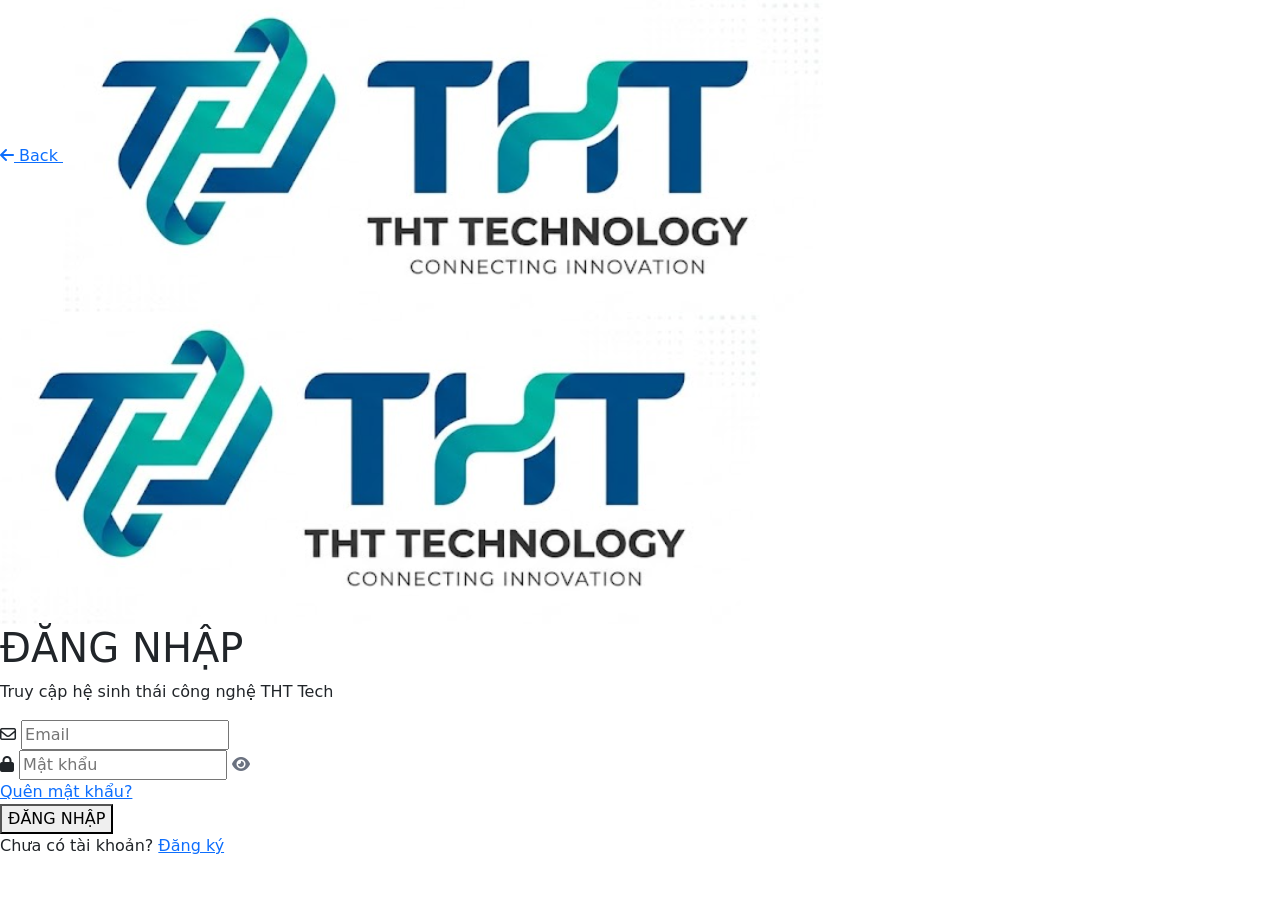
<file: signin.html>
<!DOCTYPE html>
<html lang="vi">

<head>
  <meta charset="UTF-8" />
  <meta name="viewport" content="width=device-width, initial-scale=1.0"/>

  <title>THT Tech - Đăng nhập</title>

  <!-- Bootstrap -->
  <link
    href="https://cdn.jsdelivr.net/npm/bootstrap@5.3.3/dist/css/bootstrap.min.css"
    rel="stylesheet"
  />

  <!-- Google Font -->
  <link
    href="https://fonts.googleapis.com/css2?family=Be+Vietnam+Pro:wght@400;500;600;700;800&display=swap"
    rel="stylesheet"
  >

  <!-- Font Awesome -->
  <link
    rel="stylesheet"
    href="https://cdnjs.cloudflare.com/ajax/libs/font-awesome/6.5.1/css/all.min.css"
  />

  <!-- CSS -->
  <link rel="stylesheet" href="./assets/css/signin.css">
</head>

<body>

  <!-- Glow -->
  <div class="bg-glow glow-1"></div>
  <div class="bg-glow glow-2"></div>

  <div class="main-container">

    <!-- NAVBAR -->
    <nav class="custom-navbar">

      <!-- Back -->
      <a href="/index.html" class="back-btn">
        <i class="fa-solid fa-arrow-left"></i>
        Back
      </a>

      <!-- Logo -->
      <a href="#" class="logo">
        <img src="./assets/image/logo.png" alt="logo">
      </a>

    </nav>

    <!-- LOGIN -->
    <section class="auth-wrapper">

      <div class="auth-card">

        <!-- Logo -->
        <div class="login-logo">
          <img src="./assets/image/logo.png" alt="logo">
        </div>

        <!-- Title -->
        <h1 class="auth-title">
          ĐĂNG NHẬP
        </h1>

        <!-- Subtitle -->
        <p class="auth-subtitle">
          Truy cập hệ sinh thái công nghệ THT Tech
        </p>

        <!-- FORM -->
        <form>

          <!-- Email -->
          <div class="input-box">

            <i class="fa-regular fa-envelope"></i>

            <input
              type="email"
              placeholder="Email"
            >

          </div>

          <!-- Password -->
          <div class="input-box">

            <i class="fa-solid fa-lock"></i>

            <input
              type="password"
              placeholder="Mật khẩu"
            >

          </div>

          <!-- Forgot -->
          <div class="forgot-wrap">

            <a href="#" class="forgot-link">
              Quên mật khẩu?
            </a>

          </div>

          <!-- Button -->
          <button type="submit" class="login-btn">
            ĐĂNG NHẬP
          </button>

        </form>

        <!-- Bottom -->
        <div class="bottom-text">

          Chưa có tài khoản?

          <a href="/signup.html">
            Đăng ký
          </a>

        </div>

      </div>

    </section>

  </div>

  <!-- Bootstrap -->
  <script src="https://cdn.jsdelivr.net/npm/bootstrap@5.3.3/dist/js/bootstrap.bundle.min.js"></script>

  <!-- JS -->
  <script src="./assets/js/signup.js"></script>

</body>
</html>
</file>
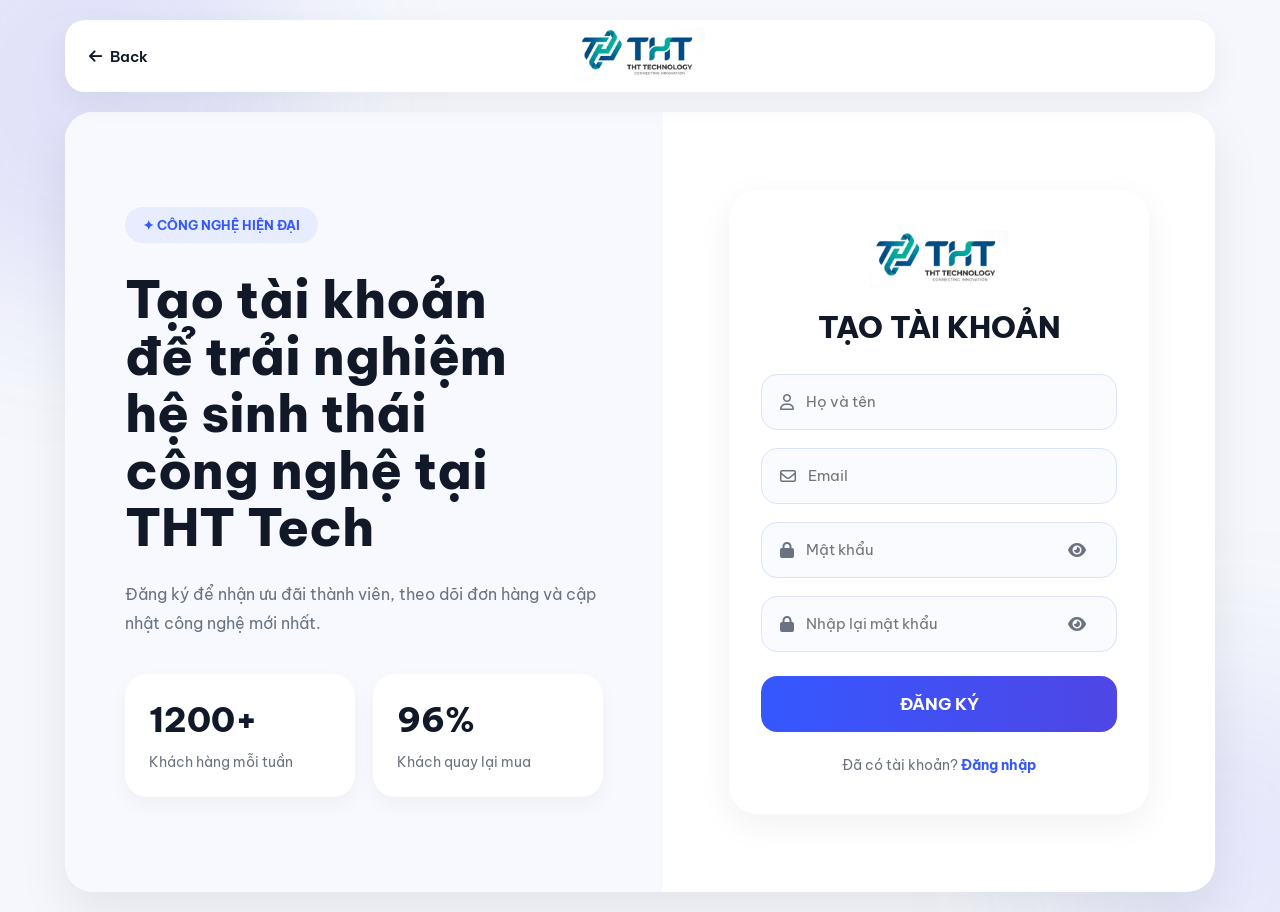
<file: signup.html>
<!DOCTYPE html>
<html lang="vi">

<head>
    <meta charset="UTF-8">
    <meta name="viewport" content="width=device-width, initial-scale=1.0">

    <title>Tạo tài khoản - THT Tech</title>

    <!-- Google Font -->
    <link
        href="https://fonts.googleapis.com/css2?family=Be+Vietnam+Pro:wght@400;500;600;700;800&display=swap"
        rel="stylesheet">

    <!-- Font Awesome -->
    <link
        rel="stylesheet"
        href="https://cdnjs.cloudflare.com/ajax/libs/font-awesome/6.5.1/css/all.min.css">

    <!-- CSS -->
    <link rel="stylesheet" href="./assets/css/signup.css">
</head>

<body>

    <!-- Glow -->
    <div class="bg-glow glow-1"></div>
    <div class="bg-glow glow-2"></div>

    <div class="main-container">

        <!-- NAVBAR -->
        <nav class="custom-navbar">

            <!-- Back -->
            <a href="/index.html" class="back-btn">
                <i class="fa-solid fa-arrow-left"></i>
                Back
            </a>

            <!-- Logo -->
            <a href="#" class="logo-nav">
                <img src="./assets/image/logo.png" alt="logo">
            </a>

        </nav>

        <!-- REGISTER -->
        <section class="register-wrapper">

            <!-- LEFT -->
            <div class="register-left">

                <span class="tagline">
                    ✦ CÔNG NGHỆ HIỆN ĐẠI
                </span>

                <h1>
                    Tạo tài khoản <br>
                    để trải nghiệm <br>
                    hệ sinh thái <br>
                    công nghệ tại THT Tech
                </h1>

                <p>
                    Đăng ký để nhận ưu đãi thành viên,
                    theo dõi đơn hàng và cập nhật
                    công nghệ mới nhất.
                </p>

                <div class="info-box">

                    <div class="box">
                        <h2>1200+</h2>
                        <span>Khách hàng mỗi tuần</span>
                    </div>

                    <div class="box">
                        <h2>96%</h2>
                        <span>Khách quay lại mua</span>
                    </div>

                </div>

            </div>

            <!-- RIGHT -->
            <div class="register-right">

                <form class="register-form">

                    <!-- Logo -->
                    <div class="logo">
                        <img
                            src="./assets/image/logo.png"
                            alt="logo"
                            class="logo-img">
                    </div>

                    <h2>TẠO TÀI KHOẢN</h2>

                    <!-- Name -->
                    <div class="input-box">

                        <i class="fa-regular fa-user"></i>

                        <input
                            type="text"
                            placeholder="Họ và tên">

                    </div>

                    <!-- Email -->
                    <div class="input-box">

                        <i class="fa-regular fa-envelope"></i>

                        <input
                            type="email"
                            placeholder="Email">

                    </div>

                    <!-- Password -->
                    <div class="input-box">

                        <i class="fa-solid fa-lock"></i>

                        <input
                            type="password"
                            placeholder="Mật khẩu">

                    </div>

                    <!-- Confirm -->
                    <div class="input-box">

                        <i class="fa-solid fa-lock"></i>

                        <input
                            type="password"
                            placeholder="Nhập lại mật khẩu">

                    </div>

                    <!-- Button -->
                    <button type="submit" class="btn-register">
                        ĐĂNG KÝ
                    </button>

                    <!-- Bottom -->
                    <p class="login-text">

                        Đã có tài khoản?

                        <a href="/signin.html">
                            Đăng nhập
                        </a>

                    </p>

                </form>

            </div>

        </section>

    </div>

    <!-- JS -->
    <script src="./assets/js/signup.js"></script>

</body>

</html>
</file>
<file: assets/css/signin.css>
const inputBoxes = document.querySelectorAll('.input-box');

inputBoxes.forEach(box => {

    const input = box.querySelector('input');

    input.addEventListener('focus', () => {
        box.classList.add('active');
    });

    input.addEventListener('blur', () => {

        if(input.value.trim() === ''){
            box.classList.remove('active');
        }

    });

});

// =========================
// LOGIN FORM
// =========================

const form = document.querySelector('form');

form.addEventListener('submit', function(e){

    e.preventDefault();

    const email =
        form.querySelector('input[type="email"]').value.trim();

    const password =
        form.querySelector('input[type="password"]').value.trim();

    // Validate
    if(email === '' || password === ''){

        alert('Vui lòng nhập đầy đủ thông tin!');
        return;
    }

    // Email format
    const emailRegex =
        /^[^\s@]+@[^\s@]+\.[^\s@]+$/;

    if(!emailRegex.test(email)){

        alert('Email không hợp lệ!');
        return;
    }

    // Button
    const btn =
        document.querySelector('.login-btn');

    btn.innerHTML = 'ĐANG ĐĂNG NHẬP...';

    btn.disabled = true;

    setTimeout(() => {

        alert('Đăng nhập thành công!');

        btn.innerHTML = 'ĐĂNG NHẬP';

        btn.disabled = false;

    }, 1500);

});
</file>
<file: assets/css/signup.css>
*{
    margin:0;
    padding:0;
    box-sizing:border-box;
    font-family:'Be Vietnam Pro',sans-serif;
}

body{
    min-height:100vh;
    background:#f5f7fc;
    overflow:hidden;
    position:relative;
}

/* =========================
   BACKGROUND
========================= */

.bg-glow{
    position:fixed;
    border-radius:50%;
    filter:blur(80px);
    z-index:0;
}

.glow-1{
    width:420px;
    height:420px;

    background:rgba(79,70,229,0.12);

    top:-120px;
    left:-120px;
}

.glow-2{
    width:350px;
    height:350px;

    background:rgba(99,102,241,0.10);

    bottom:-120px;
    right:-120px;
}

/* =========================
   MAIN
========================= */

.main-container{
    width:100%;
    min-height:100vh;
    padding:20px;
    position:relative;
    z-index:2;
}

/* =========================
   NAVBAR
========================= */

.custom-navbar{
    width:100%;
    max-width:1150px;

    height:72px;

    background:#fff;

    margin:0 auto 20px;

    border-radius:20px;

    display:flex;
    align-items:center;
    justify-content:center;

    position:relative;

    box-shadow:
        0 10px 30px rgba(0,0,0,0.05);
}

/* =========================
   BACK
========================= */

.back-btn{
    position:absolute;

    left:24px;

    display:flex;
    align-items:center;
    gap:8px;

    text-decoration:none;

    color:#111827;

    font-size:15px;
    font-weight:600;

    transition:0.3s;
}

.back-btn:hover{
    color:#3558ff;
}

/* =========================
   NAV LOGO
========================= */

.logo-nav img{
    width:130px;
}

/* =========================
   WRAPPER
========================= */

.register-wrapper{
    width:100%;
    max-width:1150px;

    min-height:calc(100vh - 120px);

    margin:auto;

    display:flex;

    background:#fff;

    border-radius:28px;

    overflow:hidden;

    box-shadow:
        0 20px 50px rgba(0,0,0,0.08);
}

/* =========================
   LEFT
========================= */

.register-left{
    width:52%;

    background:#f7f9ff;

    padding:60px;

    display:flex;
    flex-direction:column;
    justify-content:center;
}

.tagline{
    width:fit-content;

    padding:10px 18px;

    border-radius:999px;

    background:#e8ecff;

    color:#3558ff;

    font-size:13px;
    font-weight:700;

    margin-bottom:28px;
}

.register-left h1{
    font-size:52px;

    line-height:1.1;

    font-weight:800;

    color:#111827;

    margin-bottom:24px;
}

.register-left p{
    font-size:16px;

    line-height:1.8;

    color:#6b7280;

    margin-bottom:36px;

    max-width:500px;
}

/* =========================
   INFO BOX
========================= */

.info-box{
    display:flex;
    gap:18px;
}

.box{
    flex:1;

    background:#fff;

    padding:24px;

    border-radius:22px;

    box-shadow:
        0 8px 20px rgba(0,0,0,0.04);
}

.box h2{
    font-size:34px;

    color:#111827;

    margin-bottom:10px;

    font-weight:800;
}

.box span{
    color:#6b7280;

    font-size:14px;

    line-height:1.6;
}

/* =========================
   RIGHT
========================= */

.register-right{
    width:48%;

    display:flex;
    justify-content:center;
    align-items:center;

    padding:40px;
}

/* =========================
   FORM
========================= */

.register-form{
    width:100%;
    max-width:420px;

    background:#fff;

    padding:40px 32px;

    border-radius:28px;

    box-shadow:
        0 10px 35px rgba(0,0,0,0.06);
}

/* =========================
   LOGO
========================= */

.logo{
    display:flex;
    justify-content:center;

    margin-bottom:20px;
}

.logo img{
    width:140px;
}

/* =========================
   TITLE
========================= */

.register-form h2{
    text-align:center;

    font-size:30px;
    font-weight:800;

    color:#111827;

    margin-bottom:28px;
}

/* =========================
   INPUT
========================= */

.input-box{
    width:100%;
    height:56px;

    border:1px solid #dbe2ff;

    border-radius:16px;

    display:flex;
    align-items:center;

    padding:0 18px;

    margin-bottom:18px;

    background:#f9fbff;

    transition:0.3s;
}

.input-box.active{
    border-color:#3558ff;

    box-shadow:
        0 0 0 4px rgba(53,88,255,0.10);
}

.input-box i{
    color:#6b7280;

    margin-right:12px;
}

.input-box input{
    width:100%;

    border:none;
    outline:none;

    background:transparent;

    font-size:15px;
}

/* =========================
   BUTTON
========================= */

.btn-register{
    width:100%;
    height:56px;

    border:none;

    border-radius:16px;

    margin-top:6px;

    background:
        linear-gradient(to right,#3558ff,#4f46e5);

    color:#fff;

    font-size:17px;
    font-weight:700;

    cursor:pointer;

    transition:0.3s;
}

.btn-register:hover{
    transform:translateY(-2px);

    box-shadow:
        0 12px 24px rgba(53,88,255,0.25);
}

/* =========================
   LOGIN TEXT
========================= */

.login-text{
    text-align:center;

    margin-top:24px;

    font-size:14px;

    color:#6b7280;
}

.login-text a{
    text-decoration:none;

    color:#3558ff;

    font-weight:700;
}

/* =========================
   MOBILE
========================= */

@media(max-width:992px){

    body{
        overflow:auto;
    }

    .register-wrapper{
        flex-direction:column;
    }

    .register-left,
    .register-right{
        width:100%;
    }

    .register-left{
        padding:40px 30px;
    }

    .register-left h1{
        font-size:40px;
    }

}

@media(max-width:768px){

    .main-container{
        padding:14px;
    }

    .custom-navbar{
        height:64px;
        border-radius:18px;
    }

    .back-btn{
        left:18px;
        font-size:14px;
    }

    .logo-nav img{
        width:110px;
    }

    .register-left{
        padding:30px 22px;
    }

    .register-left h1{
        font-size:32px;
    }

    .register-left p{
        font-size:14px;
    }

    .info-box{
        flex-direction:column;
    }

    .register-right{
        padding:24px;
    }

    .register-form{
        padding:30px 22px;
    }

    .register-form h2{
        font-size:26px;
    }

}
</file>
